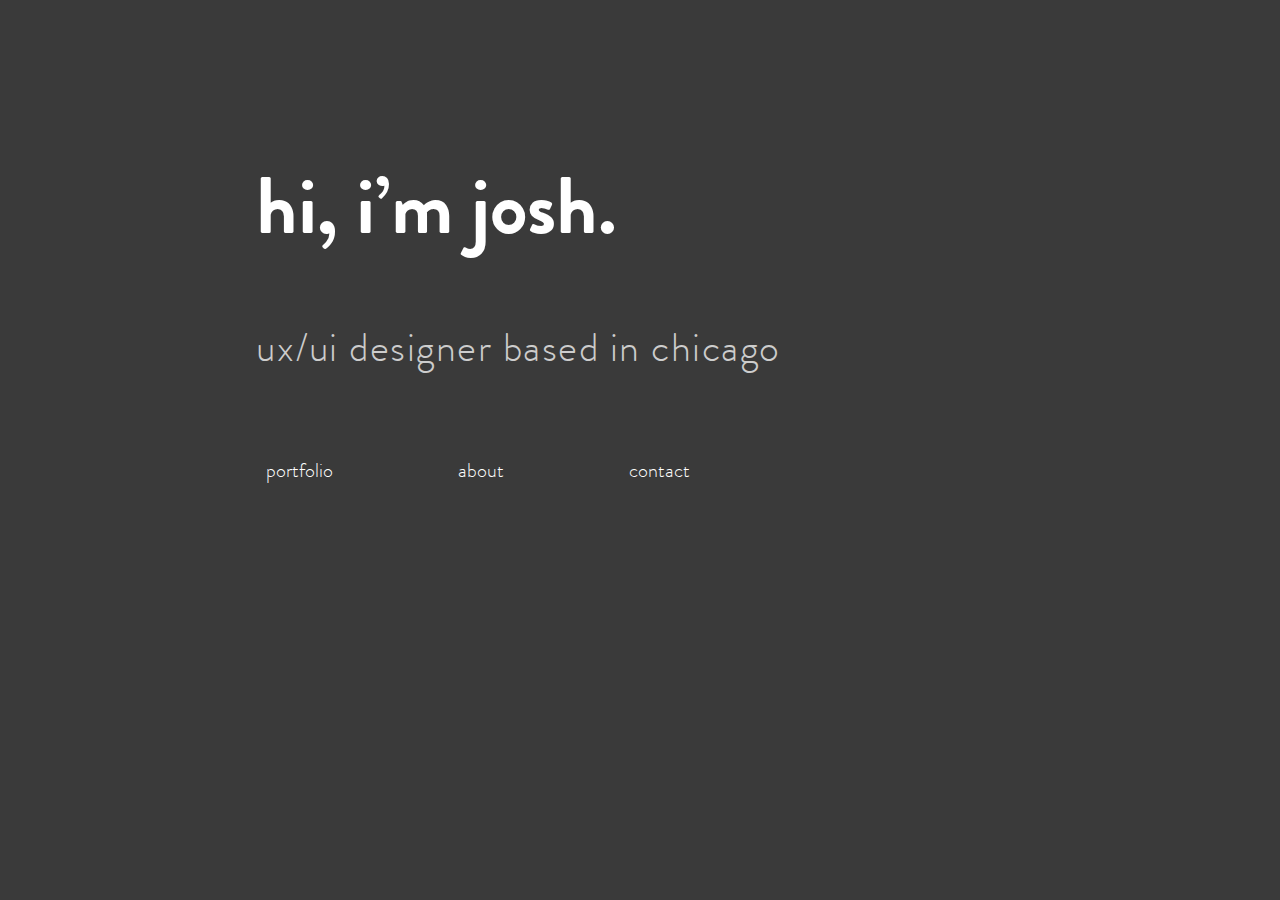
<file: index.html>
<!DOCTYPE html>
<html lang="en">
<head>
	<meta charset="UTF-8">
	<title>Josh Trangle</title>

	<link href='https://fonts.googleapis.com/css?family=Lato:400,100,100italic,300,300italic,400italic,700,700italic,900,900italic' rel='stylesheet' type='text/css'>
	<link href="https://fonts.googleapis.com/css?family=Dosis" rel="stylesheet">


	<link rel="stylesheet" href="css/normalize.css">
	<link rel="stylesheet" href="css/home.css">
	<link rel="shortcut icon" href="img/favicon.ico" type="favicon/ico" />




</head>
<body>

<!-- 	<div id="backvid" style="position: fixed; z-index: -99; width: 100%; height: 100%">
	  <iframe frameborder="0" height="100%" width="100%" 
	    src="https://youtube.com/embed/KXpV8Yhh6Ng?autoplay=1&controls=0&showinfo=0&autohide=1">
	  </iframe>
	</div> -->

<!-- 
	<div id="backvid" style="position: fixed; z-index: -99; width: 100%; height: 100%">
	  <iframe frameborder="0" height="100%" width="100%" 
	    src="https://youtube.com/embed/Ihl4Gw92tds?autoplay=1&controls=0&showinfo=0&autohide=1">
	  </iframe>
	</div>
 -->

<!-- 
	<div id="backvid" style="position: fixed; z-index: -99; width: 100%; height: 100%">
	  <iframe frameborder="0" height="100%" width="100%" 
	    src="https://youtube.com/embed/6wfJ0NL5DiY?autoplay=1&controls=0&showinfo=0&autohide=1">
	  </iframe>
	</div> -->

<div id="wrapper">
	<section class= "homepage">
		<h1>hi, i&rsquo;m <span id="josh">josh.</span></h1>
		<h2>ux/ui designer based in chicago</h2>
		<ul class="homenav">
			<a href="portfolio.html"><li>portfolio</li></a>
			<a href="about.html"><li>about</li></a>
			<a href="contact2.html"><li>contact</li></a>
		</ul>
	</section>



</body>
</html>
</file>
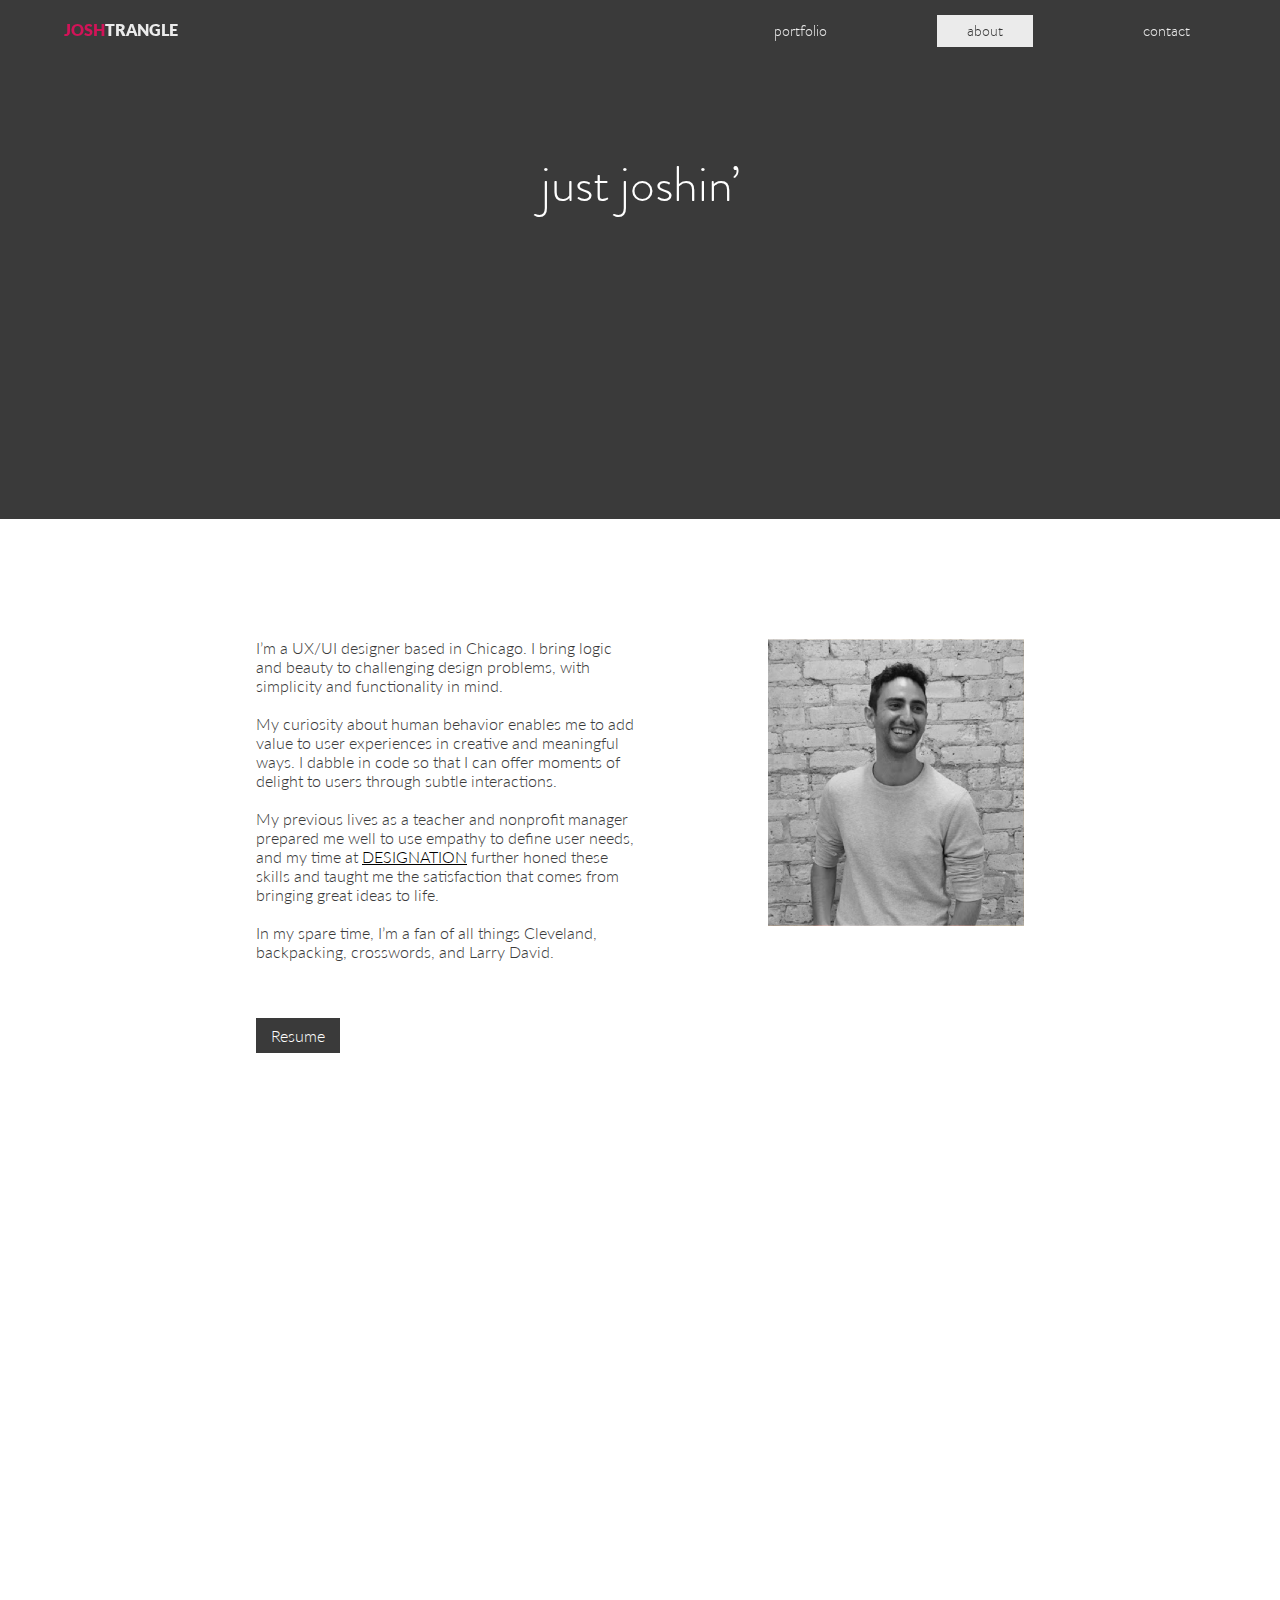
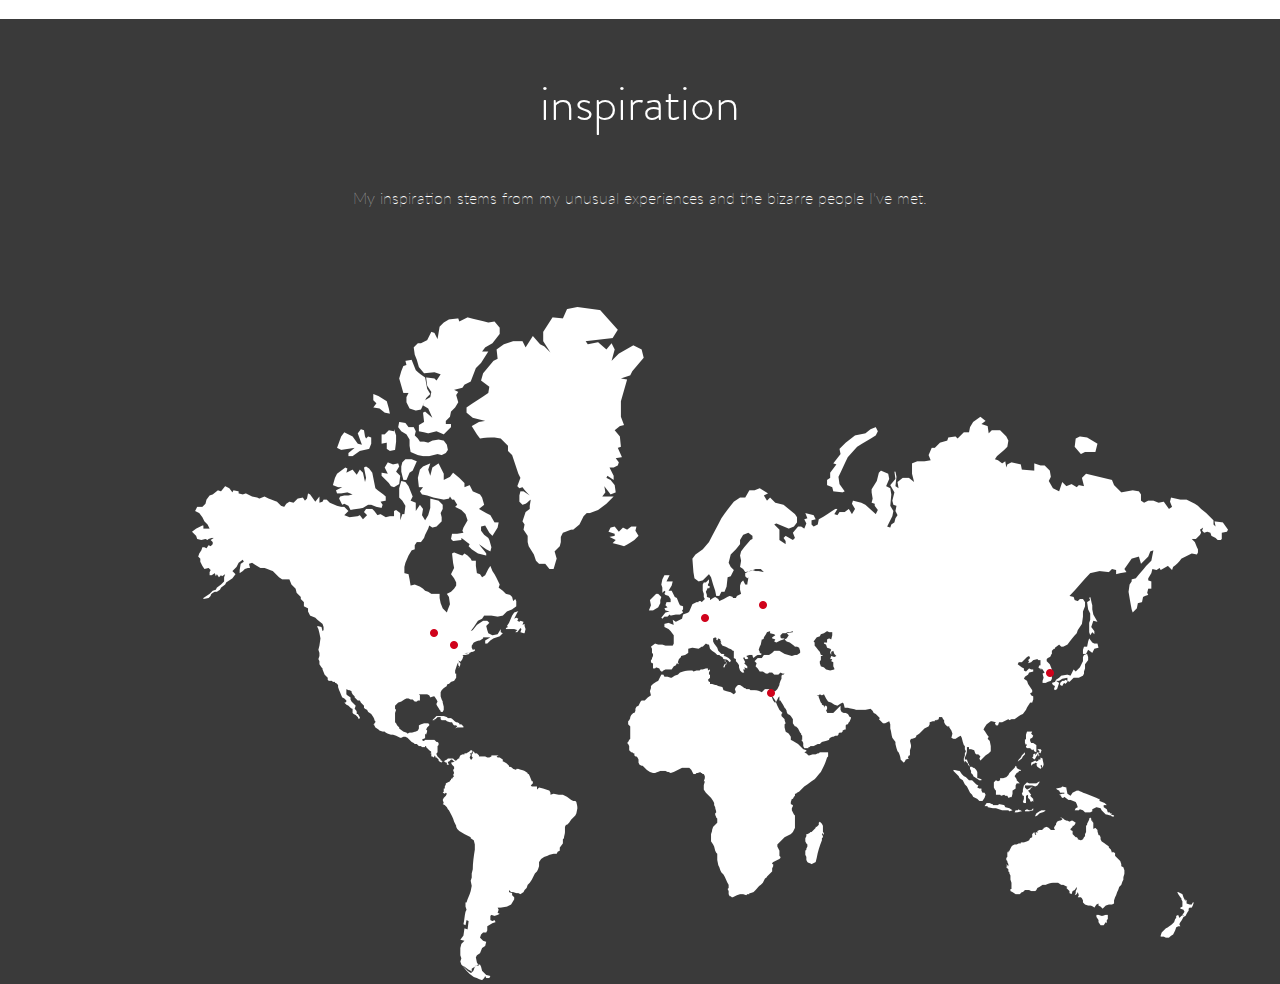
<file: about.html>
<!DOCTYPE html>
<html lang="en">
<head>
	<meta charset="UTF-8">
	<title>Josh Trangle</title>


	<link href='https://fonts.googleapis.com/css?family=Lato:400,100,100italic,300,300italic,400italic,700,700italic,900,900italic' rel='stylesheet' type='text/css'>
	<link href="https://fonts.googleapis.com/css?family=Dosis" rel="stylesheet">


	<link rel="stylesheet" href="css/normalize.css">
	<link rel="stylesheet" href="https://maxcdn.bootstrapcdn.com/bootstrap/3.3.6/css/bootstrap.min.css" integrity="sha384-1q8mTJOASx8j1Au+a5WDVnPi2lkFfwwEAa8hDDdjZlpLegxhjVME1fgjWPGmkzs7" crossorigin="anonymous">
	<link rel="stylesheet" href="css/home.css">
	<link rel="shortcut icon" href="img/favicon.ico" type="favicon/ico" />
	
</head>

<body>



	<div class="topnav" id="portnav">		
		<header>
			<a href="index.html" id="logo">JOSH<span id="trangle">TRANGLE</span></a>
			
			<div class="nav">
				<ul>
					<li><a href="portfolio.html">portfolio</a></li>
					<li><a href="about.html" id="activenav">about</a></li>
					<li><a href="contact2.html">contact</a></li>
				</ul>
			</div>
		</header>
	</div>	


	<section>
		<h1>just joshin&rsquo;</h1>
	</section>
	
	<section class ="bio">
		<img class="picture" src="img/profilepic.png" alt="">
		<br>
		<div class="intro">
			<p>
				I’m a UX/UI designer based in Chicago. I bring logic and beauty to challenging design problems, with simplicity and functionality in mind. </br> </br>

				My curiosity about human behavior enables me to add value to user experiences in creative and meaningful ways. I dabble in code so that I can offer moments of delight to users through subtle interactions. </br> </br>

				My previous lives as a teacher and nonprofit manager prepared me well to use empathy to define user needs, and my time at <a href="http://designation.io/" target="blank">DESIGNATION</a> further honed these skills and taught me the satisfaction that comes from bringing great ideas to life. </br> </br>

				In my spare time, I’m a fan of all things Cleveland, backpacking, crosswords, and Larry David. 
	 			</br> </br></br> </br>

				<a href="img/resume.pdf" target="blank"><button>Resume</button></a>

			</p>	
		</div>

			
	</section>

	

	<section class="inspiration">
		<h1>inspiration</h1>
		<h2>My inspiration stems from my unusual experiences and the bizarre people I've met.</h2>
	</section>


	<div class="map">

		<map name="Map" id="map">
			
		<div class="mapcontainer">
			<img id="mapimage" src="img/mapdot.png" alt="" usemap="#Map" />


		    <div class="tooltip1" id="dot1">
		    <area class="thumb" alt="" title="" href="#" shape="rect" coords="235,320,247,332" /><span class="tooltiptext1"><img src="img/chicago.png" class="citypop" alt=""></span>
			</div>

		    <div class="tooltip2" id="dot2">
		    <area class="thumb" alt="" title="" href="#" shape="rect" coords="257,332,270,346" /><span class="tooltiptext2"><img src="img/cleveland.png" class="citypop" alt=""></span>
			</div>

		    <div class="tooltip3" id="dot3">
		    <area class="thumb" alt="" title="" href="#" shape="rect" coords="257,332,270,346" /><span class="tooltiptext3"><img src="img/lux.png" class="citypop" alt=""></span>
			</div>

		    <div class="tooltip4" id="dot4">
		    <area class="thumb" alt="" title="" href="#" shape="rect" coords="257,332,270,346" /><span class="tooltiptext4"><img src="img/soko.png" class="citypop" alt=""></span>
			</div>

		    <div class="tooltip5" id="dot5">
		    <area class="thumb" alt="" title="" href="#" shape="rect" coords="257,332,270,346" /><span class="tooltiptext5"><img src="img/ukraine.png" class="citypop" alt=""></span>
			</div>

		    <div class="tooltip6" id="dot6">
		    <area class="thumb" alt="" title="" href="#" shape="rect" /><span class="tooltiptext6"><img src="img/israel.png" class="citypop" alt=""></span>
			</div>
		
		</div>
		</map>


	</div>

<!-- <div class="portfooter">
<footer>
	<small>Fully designed, illustrated, and coded by Josh Trangle <br> &copy2016 • All rights reserved</small>
</footer>
</div> -->

</body>
</html>
</file>
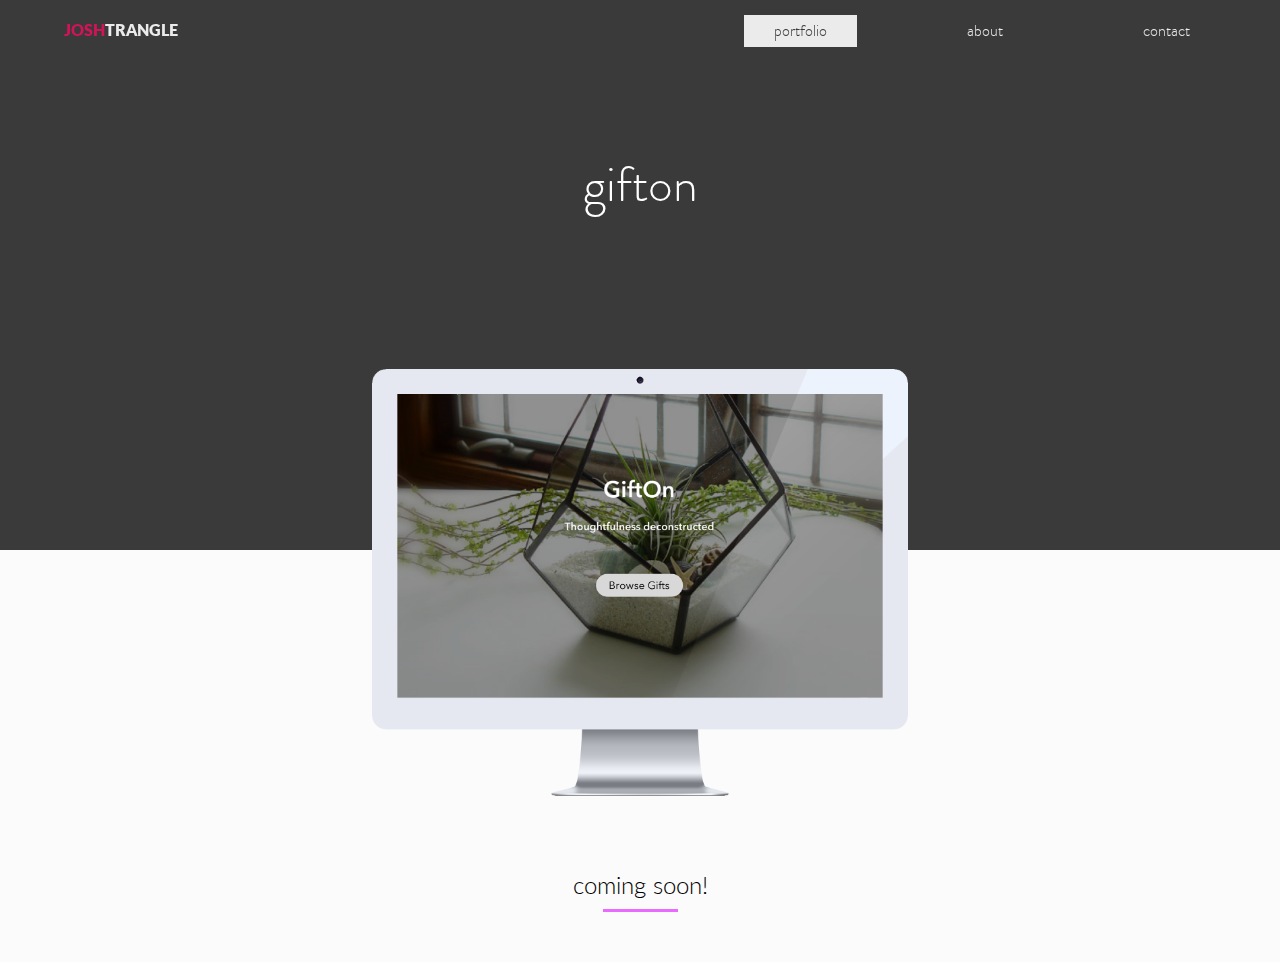
<file: gifton.html>
<!DOCTYPE html>
<html lang="en">
<head>
	<meta charset="UTF-8">
	<title>Josh Trangle</title>


	<link href='https://fonts.googleapis.com/css?family=Lato:400,100,100italic,300,300italic,400italic,700,700italic,900,900italic' rel='stylesheet' type='text/css'>
	<link href="https://fonts.googleapis.com/css?family=Dosis" rel="stylesheet">


	<link rel="stylesheet" href="css/normalize.css">
	<link rel="stylesheet" href="https://maxcdn.bootstrapcdn.com/bootstrap/3.3.6/css/bootstrap.min.css" integrity="sha384-1q8mTJOASx8j1Au+a5WDVnPi2lkFfwwEAa8hDDdjZlpLegxhjVME1fgjWPGmkzs7" crossorigin="anonymous">
	<link rel="stylesheet" href="css/home.css">
	<link rel="shortcut icon" href="img/favicon.ico" type="favicon/ico" />


</head>
<body>

	<div class="topnav" id="portnav">		
		<header>
			<a href="index.html" id="logo">JOSH<span id="trangle">TRANGLE</span></a>
			
			<div class="nav">
				<ul>
					<li><a href="portfolio.html" id="activenav">portfolio</a></li>
					<li><a href="about.html">about</a></li>
					<li><a href="contact2.html">contact</a></li>
				</ul>
			</div>
		</header>
	</div>	

	<section class="hero">
		<h1>gifton</h1>
		<img src="img/gifton/giftonhero1.png" alt="" id="gifton_hero">
	</section>
	
	<main id="container">	
	<section class="subhead" id="brief_flexx">
		<h2>coming soon!</h2>

		<div class="rectangle_gifton"></div>

	</section>

	
</body>
</html>
</file>
<file: css/home.css>
/*.group:after{
  content:"";
  display: table;
  clear: both;
}
*/




/****************************************************************


TYPOGRAPHY

*****************************************************************/

@font-face {
    font-family: 'brandon_grotesquebold';
    src: url('brandon_bld-webfont.woff2') format('woff2'),
         url('brandon_bld-webfont.woff') format('woff');
    font-weight: normal;
    font-style: normal;

}

@font-face {
    font-family: 'brandon_grotesqueblack';
    src: url('brandon_blk-webfont.woff2') format('woff2'),
         url('brandon_blk-webfont.woff') format('woff');
    font-weight: normal;
    font-style: normal;

}

@font-face {
    font-family: 'brandon_grotesquelight';
    src: url('brandon_light-webfont.woff2') format('woff2'),
         url('brandon_light-webfont.woff') format('woff');
    font-weight: normal;
    font-style: normal;

}


@font-face {
    font-family: 'brandon_grotesquemedium';
    src: url('brandon_med-webfont.woff2') format('woff2'),
         url('brandon_med-webfont.woff') format('woff');
    font-weight: normal;
    font-style: normal;

}

body {
	background-color: #3A3A3A;
	color: white;
  text-decoration: none;
	font-family: 'lato', Helvetica, Arial, sans-serif;
  font-weight: 300;
}


/*GENERAL STYLES*/
::-webkit-scrollbar { 
    display: none; 
}

html{
    overflow-y: scroll;
  }

a:visited {
  text-decoration: none;
  list-style-type: none;
  color: white;
}

a{
  text-decoration: none;
  list-style-type: none;
  color: white;
}


h1{
  font-family: 'brandon_grotesquelight', 'Dosis', Helvetica, Arial, sans-serif;
  font-size: 50px;
  text-align: center;
  margin-top: 150px;
  margin-bottom: 300px;
  color: white;
  font-weight: 100;
}
  h3{
  font-family: 'lato', Helvetica, Arial, sans-serif;
}

h2, h3, p{
  margin-left: 20%; 
  margin-right: 20%;
  display: block;
}

ul{
  list-style-type: none;
}

body{
  color: black;
}

.topnav{
  box-shadow: 0px 0px 1px #3A3A3A;

}

header a{
  color: white;
}

.subhead img{
  display: block;
  position: relative;
  margin: 0 auto;}


small{
  color: white;
  margin: 0 auto;
  text-align: center;
  display: block;
  padding: 8px 0;
}

footer{
  position: relative;
  display: block;
  clear: both;
}

/****************************************************************


HOME PAGE


*****************************************************************/

.homepage h1{
  font-family: 'brandon_grotesquebold', 'Dosis', Helvetica, Arial, sans-serif;
  font-size: 80px;
  text-align: left;
  color: white;
  margin-bottom: 80px;

}

.homepage h2, ul {
  font-family: 'brandon_grotesquelight', 'Dosis', Helvetica, Arial, sans-serif;
  color: white;
  text-align: left;
  margin: 0;
  font-weight: 100;
  }

#josh{
  /*color: #E4105C;*/
}

.homepage h2{
  font-size: 40px;
  margin-top: -25px;
  letter-spacing: 1.5px;
  opacity: .75;
}

.homepage ul{
  padding: 0;
  margin-top: 50px;
  font-size: 25px;
}

.homepage{
  margin-left: 20%;
  margin-top: 10%;
}
.homepage a{
  color: white
}

.homenav li{
  display: inline-block;
  list-style-type: none;
  font-size: 20px;
  padding: 10px 10px;
  margin-right: 100px;
  margin-top: 20px;

}

.homenav li:hover {
    color:white;
    /*outline: 1px solid #D31A30;*/
    outline: 1px solid white;
}

.homenav li:visited {
    padding-bottom: 16px;
    color:white;
    text-decoration: none;
}

#backvid{
  opacity: .1;
  top: 0;
}





/****************************************************************


NAV BAR

*****************************************************************/



.topnav{
  position: fixed;
  height: 60px;
  width: 100%;
  top: 0;
  left: 0;
  background-color: #3A3A3A;
  opacity: .9;
  z-index: 1000;
}



#logo{
  width: 150px;
  float: left;
  margin: 20px;
  margin-left: 5%;
  color: #E4105C;
  text-decoration: none;
  top: 0;
  font-weight: 800;
}

#trangle{
  color: white;
  }

.nav{
  list-style-type: none;
  display: inline;
  margin: 20px;
  margin-left: 0;
  float: right;
}

.nav li{
  display: inline;
  float: left;
}

.nav a{
  margin: 0px 40px;
  padding: 5px 30px;
  text-decoration: none;
  font-size: 16px;
}

.nav a:hover {
  outline: 1px solid white;
}

#activenav{
  background-color: white;
  color: #3A3A3A;
}

/****************************************************************


PORTFOLIO PAGE


*****************************************************************/


.portfoliowrap{
  max-height: 100%;
}

.folio ul{
  top: 0;
  left: 0;
  list-style-type: none;
  text-align: center;
  margin-top: 100px;
  padding-left: 0;
}

.folio a{
  font-size: 16px;
  text-decoration: none;
  opacity: .5;
  transition: opacity .2s ease-in-out;
  -moz-transition: opacity .2s ease-in-out;
  -webkit-transition: opacity .2s ease-in-out;
}

.folio li{
  display: inline;
  width: 50%;
  margin-left: 150px;
  margin-right: 150px;
 }

#glanceb, #flexxb, #giftonb{
  position: absolute;
  top: 0;
  left: 0;
  display: block;
  z-index: -5;
  object-fit: cover;
  width: 100vw;
  height: 100vh;
  overflow: hidden;
  opacity: 0;
  transition: opacity .5s ease-in-out;
  -moz-transition: opacity .5s ease-in-out;
  -webkit-transition: opacity .5s ease-in-out;
}

#glancea:hover +img {
  opacity: .3;
}

#flexxa:hover +img {
  opacity: 0.3;
}

#giftona:hover +img {
  opacity: 0.3;
}

#glancea:hover{
  opacity: 1;
}

#flexxa:hover {
  opacity: 1;
}

#giftona:hover {
  opacity: 1;
}

#portnav{
  background-color: transparent;
  box-shadow: none;
}
  
/****************************************************************


ABOUT PAGE


*****************************************************************/

.bio{
  color: #3A3A3A;
  background-color: white;
  height: 500px;
  padding-top: 100px;
  padding-bottom: 500px;
  margin-top: 100px;
  position: relative;
}

.intro p{
  width: 30%;
  float: left;
  margin: 0px 5% 0px 20%;
}

.intro a{
  color: black;
  text-decoration: underline;
}

.picture {
  float: right;
  width: 20%;
  margin-right: 20%;
  position: relative;
  margin-top: 20px;
}

.bio button{
  background-color: #3A3A3A;
  color: white;
  border: none;
  padding: 8px 15px;
  cursor: pointer;
  }


/*Inspiration section*/


.inspiration h1{
  margin-bottom: 50px;
  margin-top: 50px;
}


.inspiration h2{
  text-align: center;
  font-family: 'lato', Helvetica, Arial, sans-serif;
  color: white;
  font-weight: 100;
  font-size: 16px;
  margin-bottom: 100px;
}

.map{
    position: absolute;
    margin: 0 auto; 
    text-align: center;
    width: 30%;
    background-color: pink;
    margin-right: 50px;
}

#map{
/*  width: 100%;
  margin: 0 auto;
  display: block;
  position: relative;
  background-color: yellow;*/
}

map{
  /*overflow: auto;*/
  position: absolute;
}

.mapcontainer{
  position: absolute;
  width: 1036px;
  margin-left: 75%;
}



/* Tooltip text */
.tooltip1 .tooltiptext1, 
.tooltip2 .tooltiptext2, 
.tooltip3 .tooltiptext3, 
.tooltip4 .tooltiptext4, 
.tooltip5 .tooltiptext5, 
.tooltip6 .tooltiptext6 {
    visibility: hidden;
    opacity: .2;
    transition: opacity .2s ease-in-out;
    -moz-transition: opacity .2s ease-in-out;
    -webkit-transition: opacity .2s ease-in-out;   
}

.tooltip1 {
    position: absolute;
    top: 324px;
    left: 240px;
}

.tooltip1:hover .tooltiptext1 {
    visibility: visible;
    opacity: 1;
}

.tooltip2 {
    position: absolute;
    top: 338px;
    left: 263px;
}

.tooltip2:hover .tooltiptext2 {
    visibility: visible;
    opacity: 1;
}

.tooltip3 {
    position: absolute;
    top: 310px;
    left: 513px;
}

.tooltip3:hover .tooltiptext3 {
    visibility: visible;
    opacity: 1;
}

.tooltip4 {
    position: absolute;
    top: 365px;
    left: 857px;
}

.tooltip4:hover .tooltiptext4 {
    visibility: visible;
    opacity: 1;
}

.tooltip5 {
    position: absolute;
    top: 298px;
    left: 571px;
}

.tooltip5:hover .tooltiptext5 {
    visibility: visible;
    opacity: 1;
}

.tooltip6 {
    position: absolute;
    top: 387px;
    left: 578px;
}

.tooltip6:hover .tooltiptext6 {
    visibility: visible;
    opacity: 1;
}

.portfooter{
  display: block;
  height: 60px;
  width: 100%;
  bottom: 0;
  position: absolute;
}



/****************************************************************


CASE STUDY PAGES


*****************************************************************/


.hero{
  height: 400px;
}

.hero h1{
  text-align: center;
  color: white;
}

.hero img{
  display: block;
  position: relative;
  margin: 0 auto;
  bottom: 150px;
}

#glancehero{
  width: 10%;
}

#glancehero2{
  width: 15%;
}

.subhead{
  padding-bottom: 50px;
  clear: both;
}

.subhead:nth-child(even) {  
  background-color: white;
}

.subhead:nth-child(odd) {  
  background-color: #FBFBFB;
}

.subhead h2{
  margin: 0;
  padding-top: 50px;
  padding-bottom: 10px;
  text-align: center;
  font-weight: 300;
}

.rectangle {
  width: 75px;
  height: 3px;
  background: #FCDA05;
  margin: 0 auto;
  display: block;
}

.rectangle_glance {
  width: 75px;
  height: 3px;
  background: #92E0DE;
  margin: 0 auto;
  display: block;
}

.rectangle_gifton {
  width: 75px;
  height: 3px;
  background: #EA69FF;
  margin: 0 auto;
  display: block;
}

.subhead h3{
    border-bottom: 1px solid gray;
    font-weight: 300;
}

.subhead p{
  margin-bottom: 0;
  padding: 50px 0;
  clear: both;
}


/****************************************************************


FLEXX

*****************************************************************/


#brief_flexx{
  padding-top: 270px;
}

#vennlist{
  /*margin-left: 15%;*/
}

#venndesc {
  width: 25%;
  float: left;
  display: block;
  margin-left: 20%;
}

#venndesc p{
  margin-left: 0;
  margin-right: 0;

}

#venndesc ul {
  color: black;
  font-family: 'lato', Helvetica, Arial, sans-serif;
  font-weight: 300;
  padding-left: 0;
}


#venndiagram {
  display: inline;
  position: relative;
  float: right;
  margin-right: 20%;
  padding-top: 100px;
}

.companal_flexx {
  clear: both;  
  padding-top: 30px;
}

.companal_flexx img{
  width: 60%;
}

#flexxpersona1 {
  display: block;
  position: relative;
  float: left;
  width: 10%;
  margin: 40px 0 40px 35%; 
}

#flexxpersona2 {
  display: block;
  position: relative;
  float: right;
  width: 10%;
  margin: 40px 35% 40px 0; 
}

#problem_statement_flexx{
  background-color: #3A3A3A;
  color: white;
  text-align: center;
  font-size: 16px;
}

#problem_statement_flexx p{
    width: 35%;
    margin: 0 auto;
}

/*.designwrap_flexx ul{
  padding-left: 0;
  text-align: center;
}

.desprinc_flexx{
  width: 60%;
  margin-left: 15%;
  text-align: center;
}

.desprinc_flexx li{
  height: 56px;
  position: relative;
  display: inline-block;
  margin: 0 100px;
  opacity: .25;
}

.desprinc_flexx li:hover{
  opacity: 1;
}
*/
#desintro{
  text-align: center;
}

.princtext li{
  width: 30%;
  opacity: 1;
  position: relative;
  margin: 0 auto;
}

#flexx_pr_sm{
  display: none;
  width: 100%;
}

#flexx_pr_sm img{
  width: 100%;
  clear: both;
  margin-left: 35%;
}

#customizationpar{
  padding: 0 0 100px 0;
}


#define_flexx ul li{
  color: black;
  }

.flexx_screenshots{
  display: block;
  text-align: center;
}

#concepts{
  margin-top: 50px;
  width: 80%;
}

#concepts_sm{
  display: none;
}

.GBC{
  background-color: #FBFBFB;
  padding:75px 50px;
}

.GBC ul {
  color: black;
  text-align: center;
  padding-left: 0;
}

.GBC h3{
  color: black;
  text-align: center;
  border: none;
  font-family: 'lato', Helvetica, Arial, sans-serif;
  }

.GBC li{
  font-family: 'lato', Helvetica, Arial, sans-serif;
  font-weight: 300;
  }

.GBC i{
  display: block;
  text-align: center;
  font-size: 50px;
}

.good, .bad, .changes{
  width: 33.33%;
  display: inline-block;
  margin: 0;
}

.good{
  float: left;
}

.changes{
  float: right;
}

#flexx_sitemap{
  max-width: 60%;
}

#gif1, #gif2{
  width: 20%;
}

#gif1{
  float: left;
  margin-left: 23%;
}

#gif2{
  float: right;
  margin-right: 23%;
}

#conclusion_flexx{
  padding-bottom: 500px;
}

.flexx_screenshots img{
  display: inline-block;
  position: relative;
}

 #img1{
  float: left;
  margin-left: 25%;
  margin-top: 60px;
}

 #img2{
  float: right;
  margin-right: 25%;
  margin-top: 60px;
}



/****************************************************************


GLANCE


*****************************************************************/


#glancehero{
  width: 210px;
}

.companal_glance {
  clear: both;  
  margin-top: 50px;
}

.companal_glance img{
  width: 40%;
}

#compan_sm{
  display: none;
}

#problem_statement_glance{
  background-color: #3A3A3A;
  color: white;
  text-align: center;
  font-size: 16px;
  padding: 35px;
}

#problem_statement_glance p{
    width: 40%;
    margin: 0 auto;
}

#glancepersona1, #glancepersona2, #glancepersona3{
  position: relative; 
  width: 33.33%;
  margin: 50px 0;
  display: inline-block;
}

#glancepersona1 {
  float: left;
}

#glancepersona3{
  float: right;
}

#angjourney{
  width: 60%;
  box-shadow: 0px 0px 5px #3A3A3A;
}

.coffeequote{
  background-color: #3A3A3A;
  color: white;
}


.coffeequote p{
  text-align: center;
  font-family: 'brandon_grotesquelight', Helvetica, Arial, sans-serif;
  font-size: 25px;
}

.coffeequote span{
  font-family: 'brandon_grotesquemedium', Helvetica, Arial, sans-serif;
  font-size: 25px;
}

#glancedesprin{
  width: 50%;
}

#glancedesprin_sm{
  display: none;
}

#glancedesprin_smaller{
  display: none;
}

figcaption{
  text-align: center;
  font-size: 14px;
}

#ideate_glance{
  padding-bottom: 0;
}

#glanceconcepts img{
  width: 100%;
  /*opacity: .5;*/
  position: relative;
}

#vrpar{
  position: relative;
  float: left;
  width: 23%;
  margin-right: 0;
  margin-top: 0;
}

#vr{
  position: relative;
  float: right;
  width: 25%;
  margin-right: 22%;
  margin-top: 0;
  padding-top: 50px;
  padding-bottom: 50px;

}
/*
#paper{
  width: 15%;
  float: left;
  margin-left: 20%;
}*/

#placement_wires{
  width: 30%;
}

.companal_glance{
  margin-top: 50px;
}

.glanceflowscontainer{
  text-align: center;
}

.glanceflows{
  padding: 10px 0px;
  width: 20%;
  display: inline-block;
  /*box-shadow: 0 1px 7px rgba(0,0,0,0.6);*/
}

.glanceflows h3{
  color: black;
  text-align: center;
  border: none;
  font-family: 'lato', Helvetica, Arial, sans-serif;
  font-size: 16px;
}

.glanceflows img{
  width: 30%;
}

#mirrorprot1, #mirrorprot2{
  display: inline-block;
  position: relative;
  padding-bottom: 50px;
}

#mirrorprot1 {
  width: 23.75%;
}

#mirrorprot2{
  width: 20%;
}

#mirrorprot1{
  margin-left: 25%;
  float: left;
}

#mirrorprot2{
  float: right;
  margin-right: 25%;
}

#testingpics{
  width: 60%;
}

.glance_insights{
  /*text-align: center;*/
}

#voice_par{
  margin-bottom: 0;
  padding-bottom: 0;
}

.glance_adv ul{
  color: black;
  padding-left: 0;
  margin-left: 20%;
}

.glance_adv li{
  font-family: 'lato', Helvetica, Arial, sans-serif;
  font-weight: 300;
}

.glance_gifs{
  background-color: black;
  height: 400px;
}

.glance_gifs img{
    margin: 0 auto;
    display: block;
    height: 400px;
}

#weather{
  width: 40%;
}

.glancemvpcontainer{
  margin: 0 auto;
  text-align: center;
}

.glance_mvp2{
  padding: 20px 30px 0 30px;
  display: inline-block;
}

.glance_mvp2 p{
  color: black;
  text-align: center;
  border: none;
  font-family: 'lato', Helvetica, Arial, sans-serif;
  font-size: 16px;
  padding-top: 5px;
  padding-bottom: 0;
  margin: 5px 0;
}



/****************************************************************


GIFTON


*****************************************************************/



#gifton_hero{
  height: 427px;
}




/****************************************************************


MEDIA QUERIES


*****************************************************************/


@-ms-viewport{
  width: device-width;
}

/*ABOUT PAGE MEDIA QUERIES*/

@media screen and (max-width: 1555px) {
  .glancemvpcontainer{
    width: 50%;
  }

  #flexx_pr img{
    width: 40%;
  }


}

@media screen and (max-width: 1100px) {
  .intro p{
    width: 40%;
    margin: 0 auto;
    margin-left: 30%;

  }

  .intro button{
    display: block;
    margin: 0 auto;
  }

  .picture{
    width: 40%;
    display: block;
    margin: 0 auto;
    float: none;
  }   

  .bio{
      padding-bottom: 1000px;
    }

  .companal_glance img{
     width: 60%;
  }

  #glancedesprin{
    display: none;
  }

  #glancedesprin_sm{
    display: block;
    width: 40%;
  }

  #venndesc {
    width: 60%;
  }
  
  #venndiagram{
    padding: 0;
    display: block;
    margin: 0 auto;
    float: none;
  }

  #flexxpersona1, #flexxpersona2{
    width: 20%;
    float: none;
    display: block;
    margin: 0 auto;
    margin-bottom: 10px;
  }

}

/*NAV MEDIA QUERY*/

@media screen and (max-width: 900px) {
  #portnav li a{
    margin: 10px;
  }

  .folio li {
    margin-left: 50px;
    margin-right: 50px;
  }

   #glancedesprin_sm{
    width: 60%;
  }

  #vrpar{
    width: 60%;
    padding-top: 0;
  }

    #vr{
    display: block;
    width: 60%;
    margin: 0 auto;
    padding-top: 0;
    float: none;
  }

    #weather{
      width: 60%;
    }
    
    #flexx_pr{
      display: none;
    }

    #flexx_pr_sm {
      display: block;
      width: 60%;
    }


    #concepts{
      display: none
    }

    #concepts_sm{
      display: block;
      margin-top: 40px;
    }

    .good, .bad, .changes{
      float: none;
      display: block;
      margin: 0 auto;
      margin-top: 35px;
      width: 100%;
    }

}

@media screen and (max-width: 800px) {
    #compan {
      display: none;
    }

    #compan_sm{
      display: block;
    }
  
    #glancepersona1, #glancepersona2, #glancepersona3{
      width: 60%;
      display: block;
      float: none;
      margin: 0 20%;
    }
}

@media screen and (max-width: 650px) {
  #portnav li{
     display: block;
     float: none;
  }

  #portnav li{
    padding: 5px;
    margin-bottom: 7px;
  }

  #gifton_hero{
    width: 80%;
    height: auto;
    padding-top: 20px;
  }

  #glancedesprin_sm{
    display: none;
  }

  #glancedesprin_smaller{
    display: block;
  }

  #problem_statement_flexx p, #problem_statement_glance p{
    width: 60%;
  }

}


/*LIST ITEMS MEDIA QUERY*/


@media screen and (max-width: 600px) {
  .folio li {
    display: block;
    width: 10%;
    margin: 0 auto;    
    margin-top: 10px;
  }

  .folio ul{
    width: 30%;
    margin: 0 auto;
    display: block;
  }

}


@media screen and (max-width: 500px) {


  .glanceflows img{
    width: 100%;
    margin: 0;
  }


}










@media screen and (max-width: 1700) {
}

/*.mapcontainer{
  margin-left: 0%;
}
*/



/*

.map{
    position: absolute;
    margin: 0 auto; 
    text-align: center;
    width: 30%;
    background-color: pink;
    margin-right: 50px;
}

#map{
  width: 100%;
  margin: 0 auto;
  display: block;
  position: relative;
  background-color: yellow;
}

map{
  position: absolute;
}

.mapcontainer{
  position: absolute;
  width: 1036px;
  margin-left: 75%;
}
*/
</file>
